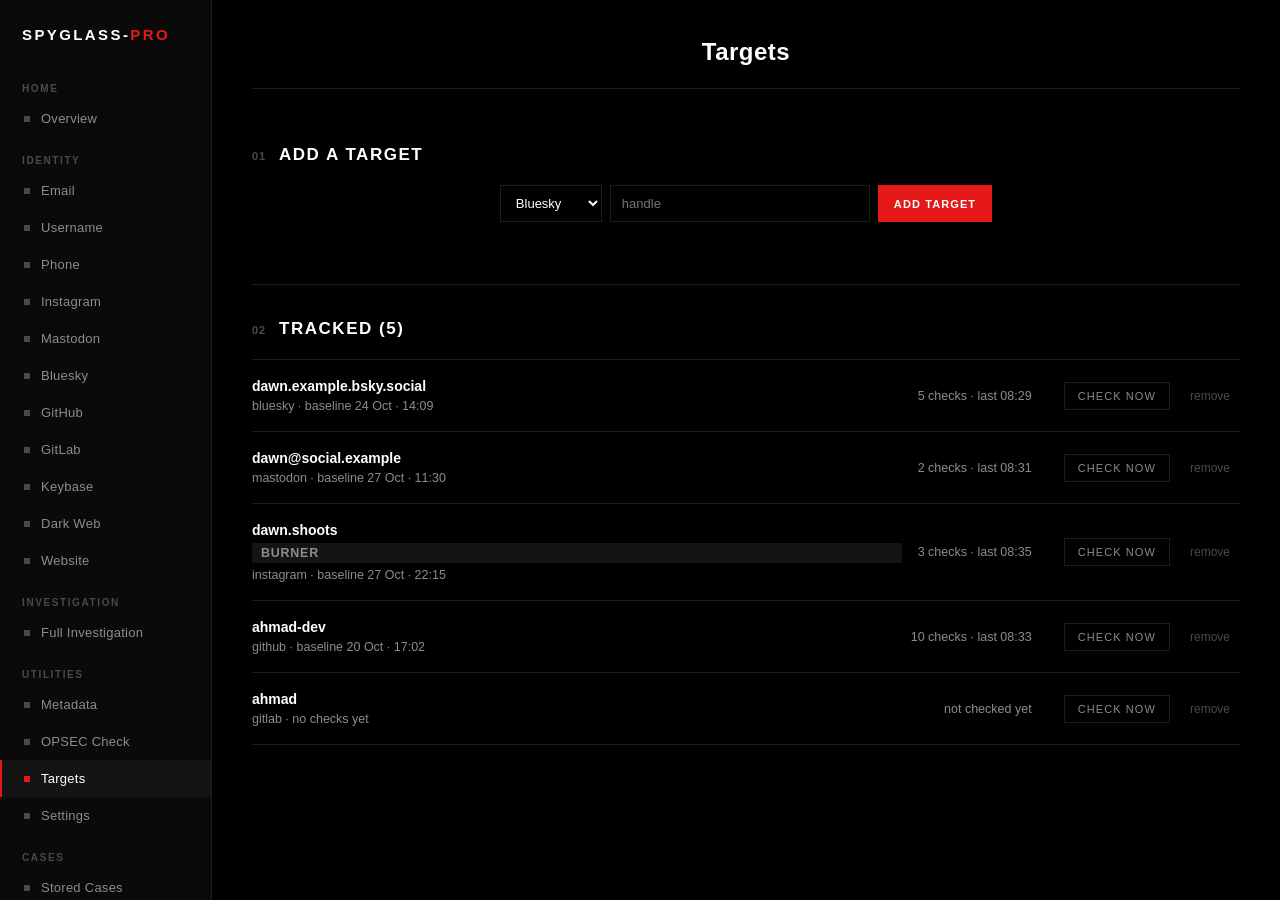
<file: mockups/social-changes-mockup.html>
<!DOCTYPE html>
<html lang="en">
<head>
<meta charset="UTF-8">
<meta name="viewport" content="width=device-width, initial-scale=1.0">
<title>Mockup — Spyglass-Pro full app (GREENWICH style)</title>
<!-- GREENWICH styles.css inlined verbatim (single-file preview).
     Source of truth: GREENWICH/greenwich/styles.css -->
<style>
*{box-sizing:border-box;margin:0;padding:0}
:root{
  --bg:#000000;
  --panel:#0A0A0A;
  --raise:#141414;
  --line:#1E1E1E;
  --fg:#FFFFFF;
  --fg2:#8C8C8C;
  --fg3:#4A4A4A;
  --red:#E61919;
}
body{
  background:var(--bg);
  color:var(--fg);
  font-family:-apple-system,BlinkMacSystemFont,'Segoe UI',Inter,Helvetica,Arial,sans-serif;
  font-size:14px;
  -webkit-font-smoothing:antialiased;
}
button{font:inherit;color:inherit;background:none;border:0;cursor:pointer}

.app{display:grid;grid-template-columns:212px 1fr;min-height:100vh}

/* ── sidepanel ── */
.side{background:var(--panel);border-right:1px solid var(--line);display:flex;flex-direction:column;position:sticky;top:0;height:100vh}
.brand{padding:26px 22px 22px;font-weight:700;font-size:15px;letter-spacing:.16em}
.brand i{color:var(--red);font-style:normal}
.nav{padding:0 0 12px}
.nav a{
  display:flex;align-items:center;gap:11px;
  padding:11px 22px;color:var(--fg2);text-decoration:none;
  font-size:13px;font-weight:500;letter-spacing:.02em;
  border-left:2px solid transparent;
}
.nav a:hover{color:var(--fg);background:var(--raise)}
.nav a.on{color:var(--fg);border-left-color:var(--red);background:var(--raise)}
.nav .sq{width:6px;height:6px;background:var(--fg3);flex:none}
.nav a.on .sq{background:var(--red)}
/* ── main ── */
.main{padding:38px 40px 80px;max-width:1320px;width:100%;min-width:0;justify-self:center}
.page-h{display:flex;align-items:baseline;gap:16px;padding-bottom:22px;margin-bottom:30px;border-bottom:1px solid var(--line)}
.page-h h1{font-size:24px;font-weight:700;letter-spacing:.02em}
.page-h .sub{color:var(--fg2);font-size:13px}
.page-h .right{margin-left:auto;color:var(--fg3);font-size:12px}
/* tool pages carry their title in the timebar, so only the handle is left */
.page-h.slim{justify-content:center;padding-bottom:18px;margin-bottom:26px;align-items:center;gap:12px}

.sect{margin-bottom:44px}
.sect>h2{
  font-size:11px;font-weight:700;letter-spacing:.16em;color:var(--fg2);
  text-transform:uppercase;margin-bottom:16px;
}

/* settings: numbered section heads so the page can be scanned, not read */
.sect.s{border-top:1px solid var(--line);padding-top:34px;margin-bottom:40px}
/* Same redundancy on Settings: `.page-h` already draws the rule, so the
   first numbered section repeated it 30px lower. `:first-of-type` never
   matched — it counts element TYPE, and `.page-h` is the first <div>, not
   `.sect.s` — so this line had been dead since it was written. Anchor to
   the header instead. */
.page-h+.sect.s{border-top:0;padding-top:8px}
.sect.s>h2{
  display:flex;align-items:baseline;gap:13px;
  font-size:17px;font-weight:700;letter-spacing:.09em;color:var(--fg);
  margin-bottom:20px;
}
.sect.s>h2 i{
  font-style:normal;font-size:11px;font-weight:700;letter-spacing:.08em;
  color:var(--fg3);font-variant-numeric:tabular-nums;
}
.muted{color:var(--fg3);font-size:12.5px;margin-top:14px;line-height:1.5}

/* operator writing: notes log + profile form */
.memo{display:flex;gap:18px;align-items:flex-start;padding:15px 0;border-bottom:1px solid var(--line)}
.memo .t{flex:none;width:118px;color:var(--fg3);font-size:11.5px;letter-spacing:.05em;
  font-variant-numeric:tabular-nums;padding-top:2px}
.memo .b{flex:1;font-size:13.5px;line-height:1.6;white-space:pre-wrap;word-break:break-word}
.memo .x{flex:none;color:var(--fg3);font-size:11px;letter-spacing:.06em;text-transform:uppercase;
  cursor:pointer;background:none;border:0;font-family:inherit;padding:2px 0}
.memo .x:hover{color:var(--red)}
.pf{margin-bottom:22px}
.pf label{display:block;color:var(--fg2);font-size:11px;font-weight:700;letter-spacing:.13em;
  text-transform:uppercase;margin-bottom:9px}
.pf input,.pf textarea{width:100%;box-sizing:border-box;background:var(--bg);border:1px solid var(--line);
  color:var(--fg);padding:10px 12px;font:inherit;font-size:13.5px;outline:none}
.pf textarea{min-height:92px;resize:vertical;line-height:1.6}
.pf input:focus,.pf textarea:focus{border-color:var(--fg3)}
.pf ::placeholder{color:var(--fg3)}

/* ── stat blocks ── */
.stats{display:grid;grid-template-columns:repeat(auto-fit,minmax(160px,1fr));gap:1px;background:var(--line);border:1px solid var(--line)}
/* A 686M follower count needs ~211px of type, but a stat tile is only ~113px
   wide at a 700px viewport. Truncating the headline number is not an option,
   so the long one gets two columns instead of every tile shrinking. */
.stats .stat.wide{grid-column:span 2}

/* Identity band — the standard subject header for EVERY module: the
   subject's picture with their @handle beside it. The picture was a 32px
   stamp (and the handle a bare line of text at the top of the page); at
   168px, next to the handle it reads as who you are looking at. Only
   Instagram adds a second cell (its story tray); everything else is a
   single full-width identity cell. Hairline border only — red stays
   reserved for severity. */
.ig-band{display:grid;grid-template-columns:1.05fr 1fr;gap:1px;background:var(--line);
  border:1px solid var(--line);margin:0 0 44px}
.ig-band.solo{grid-template-columns:1fr}
.ig-id{background:var(--bg);padding:26px;display:flex;gap:22px;align-items:flex-start;min-width:0}
.ig-av{width:168px;height:168px;flex:none;border-radius:50%;object-fit:cover;
  border:1px solid var(--line);background:var(--raise)}
.ig-idtxt{padding-top:3px;min-width:0}
.ig-nm{font-size:19px;font-weight:700;line-height:1.3}
.ig-handle{color:var(--fg2);font-size:14px;margin-top:6px}
.ig-bio{color:var(--fg2);font-size:13px;line-height:1.6;margin-top:12px;
  overflow-wrap:anywhere;max-width:46ch}
.ig-story{background:var(--bg);padding:26px;min-width:0;display:flex;flex-direction:column}
.ig-story>h2{font-size:11px;font-weight:700;letter-spacing:.16em;color:var(--fg2);
  text-transform:uppercase;margin-bottom:16px}
/* the empty-state rules would draw hairlines inside an already-bordered cell */
.ig-story .empty{border:0;padding:0}
@media(max-width:760px){.ig-band{grid-template-columns:1fr}}
.stat{background:var(--bg);padding:22px 24px}
.stat .k{color:var(--fg2);font-size:11px;font-weight:600;letter-spacing:.1em;text-transform:uppercase}
.stat .v{font-size:34px;font-weight:700;letter-spacing:-.02em;margin-top:10px;font-variant-numeric:tabular-nums}
.stat .d{color:var(--fg3);font-size:12px;margin-top:6px}
.stat .d.up{color:var(--red)}

/* ── media ── */
.thumb{
  width:96px;height:96px;background:var(--raise);position:relative;cursor:pointer;overflow:hidden;
  display:flex;align-items:center;justify-content:center;
}
.thumb.lg{width:150px;height:150px}
.thumb:hover::after{
  content:'▶';position:absolute;color:var(--fg);font-size:15px;
  background:rgba(0,0,0,.72);width:100%;height:100%;display:flex;align-items:center;justify-content:center;
}
.grid{display:grid;grid-template-columns:repeat(auto-fill,minmax(150px,1fr));gap:12px}
.story{width:76px;height:76px;border-radius:50%;background:var(--raise);padding:3px;cursor:pointer;display:flex;align-items:center;justify-content:center}
.story.new{outline:2px solid var(--red);outline-offset:2px}
.story>span{width:100%;height:100%;border-radius:50%;background:var(--panel);display:flex;align-items:center;justify-content:center;font-size:17px;font-weight:700;color:var(--fg2)}

/* ── text feed ── */
.feed{border-top:1px solid var(--line)}
.post{padding:20px 0;border-bottom:1px solid var(--line);display:flex;gap:16px}
.av{width:38px;height:38px;flex:none;display:flex;align-items:center;justify-content:center;font-weight:700;font-size:14px;background:var(--raise)}
.post .body{min-width:0;flex:1}
.post .meta{display:flex;gap:10px;align-items:center;font-size:12px;color:var(--fg3);margin-bottom:6px}
.post .meta b{color:var(--fg2);font-weight:600}
.post .txt{font-size:14px;line-height:1.55;overflow-wrap:anywhere}

/* ── lists (repos, accounts) ── */
.rows{border-top:1px solid var(--line)}
.rowi{display:flex;align-items:center;gap:16px;padding:16px 0;border-bottom:1px solid var(--line)}
.rowi .n{min-width:0;flex:1;overflow-wrap:anywhere}
.rowi .n b{font-weight:600;font-size:14px;display:block}
.rowi .n span{color:var(--fg2);font-size:12.5px}
.rowi .r{color:var(--fg2);font-size:12.5px;font-variant-numeric:tabular-nums;text-align:right;white-space:nowrap}
.rowi .r.red{color:var(--red)}
.pill{font-size:11px;font-weight:600;letter-spacing:.06em;text-transform:uppercase;padding:3px 9px;background:var(--raise);color:var(--fg2);flex:none}
.pill.red{background:var(--red);color:#fff}

/* ── expandable affordance ── */
.click{cursor:pointer}
.chev{color:var(--fg3);font-size:11px;margin-left:6px}
.rowi.click:hover{background:var(--raise)}
.stat.click:hover{background:var(--raise)}
.stat.click .k{color:var(--fg)}

/* ── delta drill-down panel ── */
.panel{border:1px solid var(--line);border-top:2px solid var(--red);background:var(--panel);margin-top:1px}
.panel h3{font-size:11px;font-weight:700;letter-spacing:.12em;text-transform:uppercase;padding:15px 20px 0;color:var(--fg)}
.panel-f{padding:12px 20px;color:var(--fg3);font-size:11.5px;border-top:1px solid var(--line);margin-top:4px}
.prows{padding:8px 0}
.prow{display:flex;align-items:center;gap:12px;padding:8px 20px;font-size:13px}
.prow:hover{background:var(--raise)}
.pa{width:26px;height:26px;flex:none;background:var(--raise);display:flex;align-items:center;justify-content:center;font-size:10.5px;font-weight:700;color:var(--fg2)}
.pn{font-weight:500}
.pt{margin-left:auto;color:var(--fg3);font-size:12px;font-variant-numeric:tabular-nums;white-space:nowrap}

/* ── repo sub-panel ── */
.sub-panel{border-left:2px solid var(--red);background:var(--panel);padding:16px 20px 18px;margin-bottom:1px}
.kv{display:flex;gap:16px;padding:5px 0;font-size:13px}
.kv>span:first-child{width:132px;flex:none;color:var(--fg3);font-size:12px}
.kv a{color:var(--fg);text-decoration:underline;text-underline-offset:3px}
.kv.col{display:block;margin-top:12px;padding-top:12px;border-top:1px solid var(--line)}
.kv.col>span:first-child{display:block;margin-bottom:9px}
.commit{display:flex;gap:12px;align-items:baseline;padding:5px 0;font-size:13px;color:var(--fg2)}
.commit code{background:var(--raise);padding:2px 6px;font-size:11.5px;color:var(--fg3);flex:none}
.commit span{margin-left:auto;color:var(--fg3);font-size:11.5px;white-space:nowrap}
.file{padding:4px 0 4px 14px;font-size:13px;color:var(--fg2);border-left:1px solid var(--line);margin-left:4px}

/* ── story ── */
.storywrap{display:flex;align-items:center;gap:18px}
.pill.dot::before{content:'●';margin-right:6px;color:var(--fg3)}
.pill.dot.live::before{color:var(--red)}

/* ── general / notes / settings forms ── */
.field{display:flex;align-items:center;gap:20px;padding:16px 0;border-bottom:1px solid var(--line)}
.field label{width:190px;flex:none;color:var(--fg2);font-size:13px}
.field .v{flex:1;font-size:14px;min-width:0}
.field .v.empty{color:var(--fg3)}
.field input{
  flex:1;background:var(--bg);border:1px solid var(--line);color:var(--fg);
  padding:9px 11px;font:inherit;font-size:13px;outline:none;min-width:0;
}
.field input:focus{border-color:var(--fg3)}
textarea{width:100%;background:var(--bg);border:1px solid var(--line);color:var(--fg);padding:12px;font:inherit;font-size:13.5px;min-height:96px;resize:vertical;outline:none}
textarea:focus{border-color:var(--fg3)}
/* centred: the add-target control is a form, not a list row */
.addbar{display:flex;gap:8px;margin-top:12px;justify-content:center}
.center{text-align:center}

/* ── poll / as-of bar ── */
.timebar{position:sticky;top:0;z-index:20;display:grid;grid-template-columns:1fr auto 1fr;
  align-items:center;gap:14px;padding:11px 0;margin-bottom:0;background:var(--bg);
  border-bottom:1px solid var(--line)}
/* The step under the header. The timebar's rule is full-bleed (it spans the
   whole main column) while the first block below it is only 940px wide, so
   the two hairlines never lined up: a wide rule, 6px of black, then a
   narrower one — which reads as a ledge, not a divider. One rule now does
   the job. The timebar keeps its own because it is sticky and opaque, so
   scrolled content needs something to disappear behind; the first block in
   the column hangs off that rule instead of drawing a second one. Only the
   FIRST block: later sections need their rules to stay separate. */
.timebar+.center-col>.sect:first-child>:first-child{border-top:0}
.tb-center{grid-column:2;justify-self:center;display:flex;align-items:center;gap:28px}
.tb-right{grid-column:3;justify-self:end;display:flex;align-items:center;gap:14px}
.tb-title{margin:0;font-size:24px;font-weight:700;letter-spacing:.02em;white-space:nowrap}
.tb-btn{font-size:11px;letter-spacing:.1em;text-transform:uppercase;color:var(--fg2);
  border:1px solid var(--line);padding:7px 13px}
.tb-btn b{color:var(--fg);font-weight:600}
.tb-btn:hover{border-color:var(--fg3)}
.tb-back{font-size:11px;letter-spacing:.08em;text-transform:uppercase;color:var(--fg3);cursor:pointer}
.tb-back:hover{color:var(--fg)}
.tb-now{margin-left:auto;font-size:11px;letter-spacing:.1em;text-transform:uppercase;color:var(--fg3);
  white-space:nowrap}
.tb-now b{color:var(--fg);font-weight:600;font-variant-numeric:tabular-nums}
/* viewing a past check must never read as live data */
.tb-now.past,.tb-now.past b{color:var(--red)}

.empty{color:var(--fg3);font-size:13px;padding:26px 2px;border-top:1px solid var(--line);border-bottom:1px solid var(--line)}

.tb-check{background:var(--red);color:#fff;font-size:11px;font-weight:700;letter-spacing:.1em;
  text-transform:uppercase;padding:8px 16px;border:0;cursor:pointer}
.tb-check:hover{filter:brightness(1.15)}
.tb-check.busy{background:var(--fg2);cursor:progress}
/* Same in-flight signal for the Settings buttons: a target add validates by
   launching a real browser, which is ~14s and used to look like a dead click. */
.pill.busy{opacity:.7;cursor:progress}
.tb-none{color:var(--fg3);font-size:12px}


.blank{border:1px solid var(--line);border-left:2px solid var(--red);padding:34px 30px;color:var(--fg3);font-size:13.5px;line-height:1.6}
.blank-t{font-size:11px;font-weight:700;letter-spacing:.14em;color:var(--fg2);margin-bottom:10px}
.blank b{color:var(--fg2);font-weight:600}


.inp{background:var(--bg);border:1px solid var(--line);color:var(--fg);padding:9px 11px;
  font:inherit;font-size:13px;outline:none}
.inp:focus{border-color:var(--fg3)}
select.inp{cursor:pointer}
.del{color:var(--fg3);font-size:12px;padding:6px 10px;cursor:pointer}
.del:hover{color:var(--red)}
.warn{color:var(--red)}


/* these are the only way out to the source — they must not hide in the text */
.pl{color:#fff;text-decoration:underline;text-decoration-thickness:1px;text-underline-offset:3px;
  text-decoration-color:var(--fg3);font-weight:600;transition:text-decoration-color .12s}
.pl:hover{text-decoration-color:#fff}
.ext{margin-left:auto;display:inline-flex;align-items:center;gap:5px;color:var(--fg);text-decoration:none;
  font-size:11px;font-weight:600;letter-spacing:.08em;text-transform:uppercase;white-space:nowrap;
  border:1px solid var(--fg3);padding:4px 9px;transition:border-color .12s,background .12s}
.ext:hover{border-color:var(--fg);color:#fff;background:var(--raise)}


.center-col{max-width:940px;margin:0 auto}


/* ── horizontal timeline ── */
.note-add{display:flex;gap:8px;margin-bottom:26px;max-width:900px}
.tlscroll{overflow-x:auto;padding-bottom:16px;overflow-y:hidden}
.tltrack{display:flex;align-items:stretch;min-width:min-content;padding-top:4px}
.tlcard{width:250px;flex:none;position:relative;padding:0 16px;display:flex;flex-direction:column}
.tld{font-size:10px;letter-spacing:.12em;text-transform:uppercase;color:var(--fg3);
  text-align:center;margin-bottom:12px;font-variant-numeric:tabular-nums}
.tlnode{position:relative;height:11px;flex:none}
.tlnode::before{content:'';position:absolute;left:0;right:-16px;top:5px;height:1px;background:var(--line)}
.tlnode::after{content:'';position:absolute;left:calc(50% - 4px);top:2px;width:7px;height:7px;
  background:var(--red);border-radius:50%}
.tlb{margin-top:14px;border:1px solid var(--line);padding:15px;font-size:13.5px;line-height:1.55;
  color:var(--fg2);background:var(--panel);min-height:74px;overflow-wrap:anywhere}
.tlx{position:absolute;top:-2px;right:0;font-size:11px;color:var(--fg3);cursor:pointer;padding:2px 4px}
.tlx:hover{color:var(--red)}
.pa.out{color:var(--fg3);border:1px dashed var(--fg3)}
.partial{padding:12px 20px;color:var(--fg2);font-size:12px;line-height:1.5;
  border-bottom:1px solid var(--line)}
.withheld .withheld-txt{padding:18px 20px 22px;color:var(--fg3);font-size:13px;line-height:1.6;max-width:640px}

/* ── lightbox ── */
.lb{position:fixed;inset:0;background:#000;z-index:50;display:none;align-items:center;justify-content:center}
.lb.on{display:flex}
.lb .frame{width:min(760px,86vw);height:min(560px,78vh);background:var(--raise);position:relative;display:flex;align-items:center;justify-content:center}
.lb .cap{padding:16px 4px 0;color:var(--fg2);font-size:13px;display:flex;gap:12px;align-items:center}
.lb .ctrl{position:absolute;top:50%;transform:translateY(-50%);width:52px;height:76px;background:rgba(255,255,255,.06);color:var(--fg);font-size:19px}
.lb .ctrl:hover{background:var(--red)}
.lb-wrap{position:relative}
.lb .close{position:absolute;top:-40px;right:0;font-size:13px;color:var(--fg2)}
.lb .close:hover{color:var(--fg)}
.lb .prog{position:absolute;top:0;left:0;height:3px;width:0;background:var(--red)}
.lb .idx{color:var(--fg3);font-size:12px}

@media(max-width:900px){.app{grid-template-columns:170px 1fr}.main{padding:26px 22px 60px}.tb-center{gap:14px}.tb-right{flex-wrap:wrap;justify-content:flex-end}}

</style>
<style>
/* ── Mockup-only additions (palette-consistent) ─────────────────────── */
input[type="checkbox"] { accent-color: var(--red); width: 15px; height: 15px; vertical-align: -2px; }
/* full-app layout: centered controls, clearer headers, more air */
.page-h { justify-content: center; }
.page-h + .sect.s { padding-top: 26px; }
.run-col { max-width: 640px; margin: 0 auto; }
.form-actions { justify-content: center; margin-top: 24px; }
.checks { display: flex; gap: 22px; justify-content: center; margin-top: 16px;
  font-size: 13px; color: var(--fg2); }
.checks label { cursor: pointer; }
.sect, .sect.s { margin-bottom: 62px; }
.sect > h2 { color: var(--fg); font-size: 13px; letter-spacing: .13em; margin-bottom: 22px; }
.center-col { max-width: 1000px; }
.timebar { display: flex; justify-content: center; align-items: center; gap: 26px;
  flex-wrap: wrap; padding: 16px 0; }
.timebar .tb-now { margin-left: 0; }
.page { display: none; }
.page.on { display: block; }
/* tool pages (Metadata, Email, Username): the form is a hero — centered
   on the actual screen and sized to be the obvious focal point */
.page.tool.on {
  display: flex;
  flex-direction: column;
  justify-content: center;
  /* main's top pad (38) + H/2 lands the group on the true screen midpoint */
  min-height: calc(100vh - 76px);
  /* cancel main's 80px bottom pad so the midpoint math adds up without a scrollbar */
  margin-bottom: -42px;
}
.page.tool .sect { margin-bottom: 0; }
.page.tool .page-h { margin-bottom: 44px; }
.page.tool .page-h h1 { font-size: 32px; }
.page.tool .run-col { max-width: 720px; }
.page.tool .pf { margin-bottom: 30px; }
.page.tool .pf label { font-size: 12px; margin-bottom: 13px; }
.page.tool .pf input { font-size: 16px; padding: 15px 17px; }
.page.tool .checks { font-size: 14px; margin-top: 22px; gap: 28px; }
.page.tool .form-actions { margin-top: 30px; }
.page.tool .tb-check { font-size: 12.5px; padding: 14px 34px; letter-spacing: .13em; }
/* spacing pass — nothing should read as cramped */
.stat .v { margin-top: 12px; }
.stat .d { margin-top: 9px; }
.panel h3 { margin-bottom: 10px; }
.prows { padding: 10px 0; }
.prow { padding: 10px 20px; }
.panel-f { padding: 14px 20px; margin-top: 10px; }
.post { padding: 22px 0; }
.post .meta { margin-bottom: 9px; }
.rowi { padding: 18px 0; }
.rowi .n span { display: block; margin-top: 5px; }
.tlcard .tld { margin-bottom: 14px; }
.tlb { margin-top: 16px; padding: 16px; }
.side { overflow-y: auto; }
.nav-group { padding: 18px 22px 6px; font-size: 10px; font-weight: 700;
  letter-spacing: .16em; color: var(--fg3); text-transform: uppercase; }
.rowi .act { display: flex; gap: 10px; align-items: center; margin-left: 16px; flex: none; }
</style>
</head>
<body>
<div class="app">

  <!-- ── Side ── -->
  <aside class="side">
    <div class="brand">SPYGLASS-<i>PRO</i></div>
    <nav class="nav">
      <div class="nav-group">Home</div>
      <a href="#" data-page="overview"><span class="sq"></span>Overview</a>

      <div class="nav-group">Identity</div>
      <a href="#" data-page="email"><span class="sq"></span>Email</a>
      <a href="#" data-page="username"><span class="sq"></span>Username</a>
      <a href="#" data-page="phone"><span class="sq"></span>Phone</a>
      <a href="#" data-page="instagram"><span class="sq"></span>Instagram</a>
      <a href="#" data-page="mastodon"><span class="sq"></span>Mastodon</a>
      <a href="#" data-page="bluesky"><span class="sq"></span>Bluesky</a>
      <a href="#" data-page="github"><span class="sq"></span>GitHub</a>
      <a href="#" data-page="gitlab"><span class="sq"></span>GitLab</a>
      <a href="#" data-page="keybase"><span class="sq"></span>Keybase</a>
      <a href="#" data-page="darkweb"><span class="sq"></span>Dark Web</a>
      <a href="#" data-page="website"><span class="sq"></span>Website</a>

      <div class="nav-group">Investigation</div>
      <a href="#" data-page="investigate"><span class="sq"></span>Full Investigation</a>

      <div class="nav-group">Utilities</div>
      <a href="#" data-page="metadata"><span class="sq"></span>Metadata</a>
      <a href="#" data-page="opsec"><span class="sq"></span>OPSEC Check</a>
      <a href="#" class="on" data-page="targets"><span class="sq"></span>Targets</a>
      <a href="#" data-page="settings"><span class="sq"></span>Settings</a>

      <div class="nav-group">Cases</div>
      <a href="#" data-page="cases"><span class="sq"></span>Stored Cases</a>
    </nav>
  </aside>

  <!-- ── Main ── -->
  <main class="main">

    <!-- ══ Overview ══ -->
    <section class="page" data-page="overview">
      <div class="page-h"><h1>Overview</h1></div>
      <div class="sect">
        <div class="stats">
          <div class="stat"><div class="k">Tracked targets</div><div class="v">5</div><div class="d">across 5 platforms</div></div>
          <div class="stat"><div class="k">Checks today</div><div class="v">6</div><div class="d">1 awaiting first check</div></div>
          <div class="stat"><div class="k">Changes today</div><div class="v">17</div><div class="d up">▲ across all targets</div></div>
          <div class="stat"><div class="k">Stored cases</div><div class="v">0</div><div class="d">opt-in only</div></div>
        </div>
      </div>
    </section>

    <!-- ══ Targets (new) ══ -->
    <section class="page on" data-page="targets">
      <div class="page-h"><h1>Targets</h1></div>

      <div class="sect s">
        <h2><i>01</i>Add a target</h2>
        <div class="addbar">
          <select class="inp">
            <option>Bluesky</option><option>Mastodon</option><option>Instagram</option>
            <option>GitHub</option><option>GitLab</option><option>Keybase</option>
          </select>
          <input class="inp" type="text" placeholder="handle" style="min-width:260px;" />
          <button class="tb-check">ADD TARGET</button>
        </div>
      </div>

      <div class="sect s">
        <h2><i>02</i>Tracked (5)</h2>
        <div class="rows">
          <div class="rowi">
            <div class="n"><b>dawn.example.bsky.social</b><span>bluesky · baseline 24 Oct · 14:09</span></div>
            <span class="r">5 checks · last 08:29</span>
            <span class="act"><button class="tb-btn">CHECK NOW</button><button class="del">remove</button></span>
          </div>
          <div class="rowi">
            <div class="n"><b>dawn@social.example</b><span>mastodon · baseline 27 Oct · 11:30</span></div>
            <span class="r">2 checks · last 08:31</span>
            <span class="act"><button class="tb-btn">CHECK NOW</button><button class="del">remove</button></span>
          </div>
          <div class="rowi">
            <div class="n"><b>dawn.shoots <span class="pill">BURNER</span></b><span>instagram · baseline 27 Oct · 22:15</span></div>
            <span class="r">3 checks · last 08:35</span>
            <span class="act"><button class="tb-btn">CHECK NOW</button><button class="del">remove</button></span>
          </div>
          <div class="rowi">
            <div class="n"><b>ahmad-dev</b><span>github · baseline 20 Oct · 17:02</span></div>
            <span class="r">10 checks · last 08:33</span>
            <span class="act"><button class="tb-btn">CHECK NOW</button><button class="del">remove</button></span>
          </div>
          <div class="rowi">
            <div class="n"><b>ahmad</b><span>gitlab · no checks yet</span></div>
            <span class="r">not checked yet</span>
            <span class="act"><button class="tb-btn">CHECK NOW</button><button class="del">remove</button></span>
          </div>
        </div>
      </div>
    </section>

    <!-- ══ Bluesky ══ -->
    <section class="page" data-page="bluesky">
      <div class="page-h slim"><h1>dawn.example.bsky.social</h1></div>
      <div class="timebar">
        <h1 class="tb-title">Bluesky</h1>
        <button class="tb-check">CHECK AGAIN</button>
        <span class="tb-now">◷ last check <b>28 OCT · 08:29</b></span>
        <span class="tb-btn">BASELINE <b>24 OCT · 14:09</b></span>
      </div>

      <div class="center-col">
        <div class="stats">
          <div class="stat click">
            <div class="k">Followers<span class="chev">▾</span></div>
            <div class="v">1,211</div>
            <div class="d up">▲ +7 vs last check</div>
          </div>
          <div class="stat click">
            <div class="k">Following<span class="chev">▾</span></div>
            <div class="v">342</div>
            <div class="d up">▲ +1 vs last check</div>
          </div>
          <div class="stat">
            <div class="k">Posts</div>
            <div class="v">89</div>
            <div class="d up">▲ +2 vs last check</div>
          </div>
          <div class="stat">
            <div class="k">Checks</div>
            <div class="v">5</div>
            <div class="d">baseline 24 Oct · 14:09</div>
          </div>
        </div>

        <div class="panel">
          <h3>Followers · +3 new, −1 unfollowed since 24 Oct</h3>
          <div class="partial">PARTIAL LIST — sampled within the first 400 followers.
            Changes below are real, but absence of change here does not mean nobody followed.</div>
          <div class="prows">
            <div class="prow"><span class="pa">NO</span><span class="pn">nova.bsky.social</span><span class="pt">new follower</span></div>
            <div class="prow"><span class="pa">KI</span><span class="pn">kit.miller</span><span class="pt">new follower</span></div>
            <div class="prow"><span class="pa">RU</span><span class="pn">rune.bsky.social</span><span class="pt">new follower</span></div>
            <div class="prow"><span class="pa out">GH</span><span class="pn">ghost.bsky.social</span><span class="pt">unfollowed</span></div>
          </div>
          <div class="panel-f">4 changes · sampled first 400 · click the stat to collapse</div>
        </div>

        <div class="sect">
          <h2>New posts (2)</h2>
          <div class="feed">
            <div class="post">
              <div class="av">D</div>
              <div class="body">
                <div class="meta"><b>dawn.example.bsky.social</b> 28 Oct <a class="pl" href="#">bsky.app/post/3m2… ↗</a></div>
                <div class="txt">“new grid shot from the coast”</div>
              </div>
            </div>
            <div class="post">
              <div class="av">D</div>
              <div class="body">
                <div class="meta"><b>dawn.example.bsky.social</b> 27 Oct <a class="pl" href="#">bsky.app/post/3m1… ↗</a></div>
                <div class="txt">“shipping the sensor sync tonight…”</div>
              </div>
            </div>
          </div>
        </div>

        <div class="sect">
          <h2>History — scroll →</h2>
          <div class="tlscroll"><div class="tltrack">
            <div class="tlcard">
              <div class="tld">24 Oct · 14:09</div><div class="tlnode"></div>
              <div class="tlb"><b>Baseline established</b><br>1,204 followers · 341 following · 87 posts</div>
            </div>
            <div class="tlcard">
              <div class="tld">25 Oct · 21:47</div><div class="tlnode"></div>
              <div class="tlb"><span class="warn">+4 followers</span> · −2 following · <span class="warn">+3 posts</span></div>
            </div>
            <div class="tlcard">
              <div class="tld">26 Oct · 09:14</div><div class="tlnode"></div>
              <div class="tlb">no changes · counts held</div>
            </div>
            <div class="tlcard">
              <div class="tld">27 Oct · 19:02</div><div class="tlnode"></div>
              <div class="tlb"><span class="warn">+1 follower</span> · <span class="warn">+1 post</span></div>
            </div>
            <div class="tlcard">
              <div class="tld">28 Oct · 08:29</div><div class="tlnode"></div>
              <div class="tlb"><span class="warn">+3 followers</span> · −1 unfollowed · <span class="warn">+2 following</span> · <span class="warn">+2 posts</span></div>
            </div>
          </div></div>
        </div>
      </div>
    </section>

    <!-- ══ Mastodon ══ -->
    <section class="page" data-page="mastodon">
      <div class="page-h slim"><h1>dawn@social.example</h1></div>
      <div class="timebar">
        <h1 class="tb-title">Mastodon</h1>
        <button class="tb-check">CHECK AGAIN</button>
        <span class="tb-now">◷ last check <b>28 OCT · 08:31</b></span>
        <span class="tb-btn">BASELINE <b>27 OCT · 11:30</b></span>
      </div>

      <div class="center-col">
        <div class="stats">
          <div class="stat">
            <div class="k">Followers</div>
            <div class="v">816</div>
            <div class="d up">▲ +4 vs last check</div>
          </div>
          <div class="stat">
            <div class="k">Following</div>
            <div class="v">298</div>
            <div class="d">0 vs last check</div>
          </div>
          <div class="stat click">
            <div class="k">Posts<span class="chev">▾</span></div>
            <div class="v">1,344</div>
            <div class="d up">▲ +1 vs last check</div>
          </div>
          <div class="stat">
            <div class="k">Checks</div>
            <div class="v">2</div>
            <div class="d">baseline 27 Oct · 11:30</div>
          </div>
        </div>

        <div class="panel withheld">
          <h3>Followers · no diff claimed</h3>
          <div class="withheld-txt">The baseline run sampled the first 400 followers and this
            instance refused the list this time (auth required), so the two lists cannot be
            compared and <b>no “no change” is being claimed</b>. The counts above are real and
            still tracked: followers 812 → 816. A burner login would unlock the list.</div>
        </div>

        <div class="sect">
          <h2>New posts (1)</h2>
          <div class="feed">
            <div class="post">
              <div class="av">D</div>
              <div class="body">
                <div class="meta"><b>dawn@social.example</b> 28 Oct <a class="pl" href="#">social.example/@dawn/113… ↗</a></div>
                <div class="txt">“instance upgrade tonight, expect a blip”</div>
              </div>
            </div>
          </div>
        </div>

        <div class="sect">
          <h2>History — scroll →</h2>
          <div class="tlscroll"><div class="tltrack">
            <div class="tlcard">
              <div class="tld">27 Oct · 11:30</div><div class="tlnode"></div>
              <div class="tlb"><b>Baseline established</b><br>812 followers · 298 following · 1,343 posts</div>
            </div>
            <div class="tlcard">
              <div class="tld">28 Oct · 08:31</div><div class="tlnode"></div>
              <div class="tlb"><span class="warn">+4 followers</span> (count only) · lists not comparable · <span class="warn">+1 post</span></div>
            </div>
          </div></div>
        </div>
      </div>
    </section>

    <!-- ══ Instagram ══ -->
    <section class="page" data-page="instagram">
      <div class="page-h slim"><h1>dawn.shoots</h1></div>
      <div class="timebar">
        <h1 class="tb-title">Instagram</h1>
        <button class="tb-check">CHECK AGAIN</button>
        <span class="pill dot live">BURNER LOGGED IN</span>
        <span class="tb-now">◷ last check <b>28 OCT · 08:35</b></span>
        <span class="tb-btn">BASELINE <b>27 OCT · 22:15</b></span>
      </div>

      <div class="center-col">
        <div class="stats">
          <div class="stat click">
            <div class="k">Followers<span class="chev">▾</span></div>
            <div class="v">12,402</div>
            <div class="d up">▲ +5 vs last check</div>
          </div>
          <div class="stat">
            <div class="k">Following</div>
            <div class="v">301</div>
            <div class="d">0 vs last check</div>
          </div>
          <div class="stat click">
            <div class="k">Posts<span class="chev">▾</span></div>
            <div class="v">640</div>
            <div class="d up">▲ +1 vs last check</div>
          </div>
          <div class="stat">
            <div class="k">Checks</div>
            <div class="v">3</div>
            <div class="d">baseline 27 Oct · 22:15</div>
          </div>
        </div>

        <div class="panel">
          <h3>Followers · +5 new since 27 Oct</h3>
          <div class="partial">PARTIAL LIST — Instagram only serves part of the list to a
            logged-out visitor; a burner is active, so this run read more. Changes below are
            real, but absence of change here does not mean nobody followed.</div>
          <div class="prows">
            <div class="prow"><span class="pa">FR</span><span class="pn">frames.by.mo</span><span class="pt">new follower</span></div>
            <div class="prow"><span class="pa">TI</span><span class="pn">t_illustrated</span><span class="pt">new follower</span></div>
            <div class="prow"><span class="pa">HA</span><span class="pn">harbor.light</span><span class="pt">new follower</span></div>
            <div class="prow"><span class="pa">DU</span><span class="pn">dusk_routine</span><span class="pt">new follower</span></div>
            <div class="prow"><span class="pa">AN</span><span class="pn">analog.days</span><span class="pt">new follower</span></div>
          </div>
          <div class="panel-f">5 changes · sampled first 400 · click the stat to collapse</div>
        </div>

        <div class="sect">
          <h2>Stories &amp; media</h2>
          <div class="rows">
            <div class="rowi">
              <div class="n"><b>4 new stories</b><span>posted in the last 10h · saved to media/stories</span></div>
              <span class="pill red">NEW</span>
            </div>
            <div class="rowi">
              <div class="n"><b>2 new media files</b><span>CGX1j2.jpg · CGX1j3.mp4</span></div>
              <span class="pill red">NEW</span>
            </div>
            <div class="rowi">
              <div class="n"><b>1 new post</b><span>“harbor lights, 6am” · carousel · 28 Oct</span></div>
              <span class="pill red">NEW</span>
            </div>
          </div>
        </div>

        <div class="sect">
          <h2>History — scroll →</h2>
          <div class="tlscroll"><div class="tltrack">
            <div class="tlcard">
              <div class="tld">27 Oct · 22:15</div><div class="tlnode"></div>
              <div class="tlb"><b>Baseline established</b><br>12,397 followers · 639 posts</div>
            </div>
            <div class="tlcard">
              <div class="tld">28 Oct · 08:35</div><div class="tlnode"></div>
              <div class="tlb"><span class="warn">+5 followers</span> · <span class="warn">+4 stories</span> · <span class="warn">+2 media</span> · <span class="warn">+1 post</span></div>
            </div>
          </div></div>
        </div>
      </div>
    </section>

    <!-- ══ GitHub ══ -->
    <section class="page" data-page="github">
      <div class="page-h slim"><h1>ahmad-dev</h1></div>
      <div class="timebar">
        <h1 class="tb-title">GitHub</h1>
        <button class="tb-check">CHECK AGAIN</button>
        <span class="tb-now">◷ last check <b>28 OCT · 08:33</b></span>
        <span class="tb-btn">BASELINE <b>20 OCT · 17:02</b></span>
      </div>

      <div class="center-col">
        <div class="stats">
          <div class="stat click">
            <div class="k">Followers<span class="chev">▾</span></div>
            <div class="v">310</div>
            <div class="d up">▲ +2 vs last check</div>
          </div>
          <div class="stat">
            <div class="k">Following</div>
            <div class="v">42</div>
            <div class="d up">▲ +1 vs last check</div>
          </div>
          <div class="stat click">
            <div class="k">Repos<span class="chev">▾</span></div>
            <div class="v">57</div>
            <div class="d up">▲ 1 added · 1 removed</div>
          </div>
          <div class="stat">
            <div class="k">Checks</div>
            <div class="v">10</div>
            <div class="d">baseline 20 Oct · 17:02</div>
          </div>
        </div>

        <div class="panel">
          <h3>Repositories · 1 added, 1 removed since 20 Oct</h3>
          <div class="prows">
            <div class="prow"><span class="pa">SE</span><span class="pn">sensor-sync</span><span class="pt">added 27 Oct</span></div>
            <div class="prow"><span class="pa out">OL</span><span class="pn">old-sandbox</span><span class="pt">removed / private</span></div>
          </div>
          <div class="panel-f">2 changes · click the stat to collapse</div>
        </div>

        <div class="sub-panel">
          <div class="kv"><span>repository</span>
            <a class="ext" style="margin-left:0" href="#">OPEN github.com/ahmad-dev/sensor-sync ↗</a></div>
          <div class="kv"><span>language</span>Python</div>
          <div class="kv"><span>stars / forks</span>12 / 0</div>
          <div class="kv"><span>created</span>27 Oct 2026</div>
          <div class="kv"><span>first seen by us</span>28 Oct · 08:33</div>
        </div>

        <div class="sect">
          <h2>History — scroll →</h2>
          <div class="tlscroll"><div class="tltrack">
            <div class="tlcard">
              <div class="tld">20 Oct · 17:02</div><div class="tlnode"></div>
              <div class="tlb"><b>Baseline established</b><br>308 followers · 57 repos</div>
            </div>
            <div class="tlcard">
              <div class="tld">26 Oct · 12:04</div><div class="tlnode"></div>
              <div class="tlb"><span class="warn">+1 follower</span> · ★ +3 on sensor-core</div>
            </div>
            <div class="tlcard">
              <div class="tld">27 Oct · 12:05</div><div class="tlnode"></div>
              <div class="tlb">no changes</div>
            </div>
            <div class="tlcard">
              <div class="tld">28 Oct · 08:33</div><div class="tlnode"></div>
              <div class="tlb"><span class="warn">+1 repo</span> · <b>−1 repo</b> · <span class="warn">+2 followers</span> · <span class="warn">+1 following</span></div>
            </div>
          </div></div>
        </div>
      </div>
    </section>

    <!-- ══ GitLab — target added, never checked ══ -->
    <section class="page" data-page="gitlab">
      <div class="page-h slim"><h1>ahmad</h1></div>
      <div class="timebar">
        <h1 class="tb-title">GitLab</h1>
        <button class="tb-check">CHECK AGAIN</button>
      </div>
      <div class="center-col">
        <div class="blank">
          <div class="blank-t">NO CHECKS YET</div>
          This target was added in <b>Targets</b> but has never been checked —
          <b>CHECK AGAIN</b> establishes the baseline, and every check after it
          reports what changed.
        </div>
      </div>
    </section>

    <!-- ══ Keybase — no target ══ -->
    <section class="page" data-page="keybase">
      <div class="page-h"><h1>Keybase</h1></div>
      <div class="timebar">
        <h1 class="tb-title">Keybase</h1>
      </div>
      <div class="center-col">
        <div class="blank">
          <div class="blank-t">NO TARGET</div>
          No Keybase target is tracked. Add one in <b>Targets</b> — its tab becomes
          the CHECK AGAIN dashboard.
        </div>
      </div>
    </section>

    <!-- ══ Email (manual search, unchanged) ══ -->
    <section class="page tool" data-page="email">
      <div class="page-h"><h1>Email</h1></div>
      <div class="sect">
        <div class="run-col">
          <div class="pf">
            <label>Email address</label>
            <input class="inp" type="text" placeholder="user@example.com" />
          </div>
          <div class="checks">
            <label><input type="checkbox" /> JSON</label>
            <label><input type="checkbox" /> Markdown report</label>
            <label><input type="checkbox" /> Store in Cases</label>
          </div>
          <div class="form-actions">
            <button class="tb-check">RUN EMAIL RECON</button>
          </div>
        </div>
      </div>
    </section>

    <!-- ══ Username (manual search, unchanged) ══ -->
    <section class="page tool" data-page="username">
      <div class="page-h"><h1>Username</h1></div>
      <div class="sect">
        <div class="run-col">
          <div class="pf">
            <label>Username</label>
            <input class="inp" type="text" placeholder="username" />
          </div>
          <div class="checks">
            <label><input type="checkbox" /> JSON</label>
            <label><input type="checkbox" /> Markdown report</label>
            <label><input type="checkbox" /> Store in Cases</label>
          </div>
          <div class="form-actions">
            <button class="tb-check">RUN USERNAME SEARCH</button>
          </div>
        </div>
      </div>
    </section>

    <!-- ══ Phone (manual search, unchanged) ══ -->
    <section class="page tool" data-page="phone">
      <div class="page-h"><h1>Phone Number</h1></div>
      <div class="sect">
        <div class="run-col">
          <div class="pf">
            <label>Phone number</label>
            <input class="inp" type="text" placeholder="+1 555 000 0000" />
          </div>
          <div class="checks">
            <label><input type="checkbox" /> JSON</label>
            <label><input type="checkbox" /> Markdown report</label>
            <label><input type="checkbox" /> Store in Cases</label>
          </div>
          <div class="form-actions">
            <button class="tb-check">RUN PHONE RECON</button>
          </div>
        </div>
      </div>
    </section>

    <!-- ══ Dark Web (manual search, unchanged) ══ -->
    <section class="page" data-page="darkweb">
      <div class="page-h"><h1>Dark Web</h1></div>
      <div class="sect">
        <div class="run-col">
          <div class="pf">
            <label>Query</label>
            <input class="inp" type="text" placeholder="user@example.com" />
          </div>
          <div class="checks">
            <label><input type="checkbox" /> JSON</label>
            <label><input type="checkbox" /> Markdown report</label>
            <label><input type="checkbox" /> Store in Cases</label>
          </div>
          <div class="form-actions">
            <button class="tb-check">RUN DARK WEB CHECK</button>
          </div>
        </div>
      </div>
    </section>

    <!-- ══ Website (light recon, unchanged) ══ -->
    <section class="page" data-page="website">
      <div class="page-h"><h1>Website</h1></div>
      <div class="sect">
        <div class="run-col">
          <div class="pf">
            <label>Domain</label>
            <input class="inp" type="text" placeholder="example.com" />
          </div>
          <div class="checks">
            <label><input type="checkbox" /> JSON</label>
            <label><input type="checkbox" /> Markdown report</label>
            <label><input type="checkbox" /> Store in Cases</label>
          </div>
          <div class="form-actions">
            <button class="tb-check">RUN LIGHT WEBSITE RECON</button>
          </div>
        </div>
      </div>
    </section>

    <!-- ══ Full Investigation ══ -->
    <section class="page" data-page="investigate">
      <div class="page-h"><h1>Full Investigation</h1></div>
      <div class="sect">
        <div class="run-col">
          <div class="pf">
            <label>Target</label>
            <input class="inp" type="text" placeholder="email, username, phone or domain" />
          </div>
          <div class="checks">
            <label><input type="checkbox" /> JSON</label>
            <label><input type="checkbox" /> Markdown report</label>
            <label><input type="checkbox" /> Store in Cases</label>
          </div>
          <div class="form-actions">
            <button class="tb-check">RUN INVESTIGATION</button>
          </div>
        </div>
      </div>
    </section>

    <!-- ══ Metadata ══ -->
    <section class="page tool" data-page="metadata">
      <div class="page-h"><h1>Metadata</h1></div>
      <div class="sect">
        <div class="run-col">
          <div class="pf">
            <label>File</label>
            <input class="inp" type="text" placeholder="path to image or document" />
          </div>
          <div class="checks">
            <label><input type="checkbox" /> JSON</label>
            <label><input type="checkbox" /> Store in Cases</label>
          </div>
          <div class="form-actions">
            <button class="tb-check">EXTRACT METADATA</button>
          </div>
        </div>
      </div>
    </section>

    <!-- ══ OPSEC ══ -->
    <section class="page" data-page="opsec">
      <div class="page-h"><h1>OPSEC Check</h1></div>
      <div class="sect">
        <div class="run-col">
          <div class="form-actions">
            <button class="tb-check">RUN LOCAL OPSEC CHECK</button>
          </div>
        </div>
      </div>
    </section>

    <!-- ══ Settings (APIs and burners only) ══ -->
    <section class="page" data-page="settings">
      <div class="page-h"><h1>Settings</h1></div>

      <div class="sect s">
        <h2><i>01</i>API keys</h2>
        <div class="run-col">
          <div class="field"><label>HIBP API key</label><div class="v"><input class="inp" type="password" placeholder="not set" /></div></div>
          <div class="field"><label>Proxy</label><div class="v"><input class="inp" type="text" placeholder="http://127.0.0.1:9050" /></div></div>
        </div>
      </div>

      <div class="sect s">
        <h2><i>02</i>Burner account</h2>
        <div class="run-col">
          <div class="field"><label>Instagram burner</label><div class="v">
            <input class="inp" type="text" placeholder="username" style="max-width:200px;" />
            <input class="inp" type="password" placeholder="password" style="max-width:200px;" />
          </div></div>
        </div>
      </div>

      <div class="sect s">
        <h2><i>03</i>Targets</h2>
        <div class="run-col">
          <div class="field"><label>Tracked handles</label><div class="v">managed in the Targets tab</div></div>
        </div>
      </div>
    </section>

    <!-- ══ Stored Cases ══ -->
    <section class="page" data-page="cases">
      <div class="page-h"><h1>Stored Cases</h1></div>
      <div class="sect">
        <div class="empty">No stored cases yet.</div>
      </div>
    </section>

  </main>
</div>

<script>
/* Mockup only: the sidebar switches pages, like GREENWICH. */
(function () {
  var all = Array.prototype.slice.call(document.querySelectorAll('.nav a'));
  var pages = Array.prototype.slice.call(document.querySelectorAll('.page'));
  all.forEach(function (a) {
    a.addEventListener('click', function (e) {
      e.preventDefault();
      var page = a.getAttribute('data-page');
      if (!page) return;
      all.forEach(function (x) { x.classList.remove('on'); });
      a.classList.add('on');
      pages.forEach(function (s) {
        s.classList.toggle('on', s.getAttribute('data-page') === page);
      });
      window.scrollTo(0, 0);
    });
  });
})();
</script>
</body>
</html>
</file>
